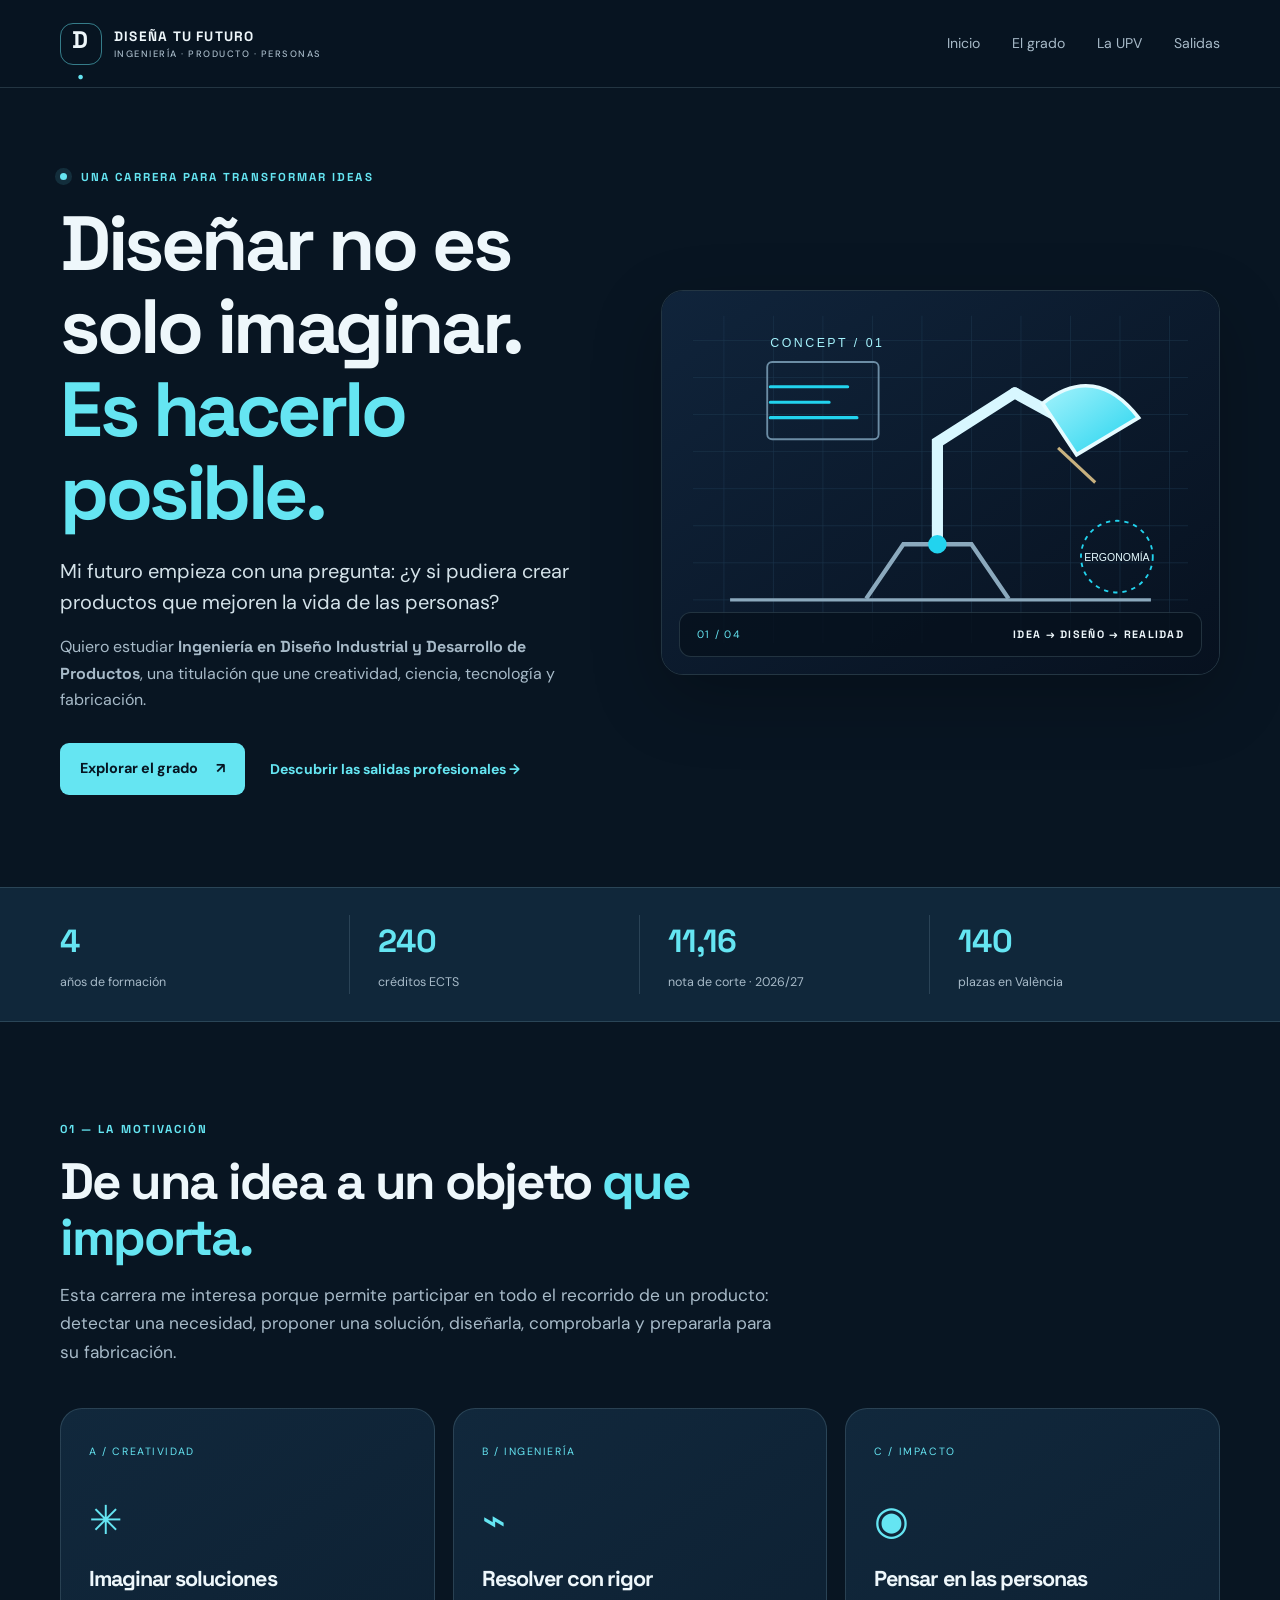
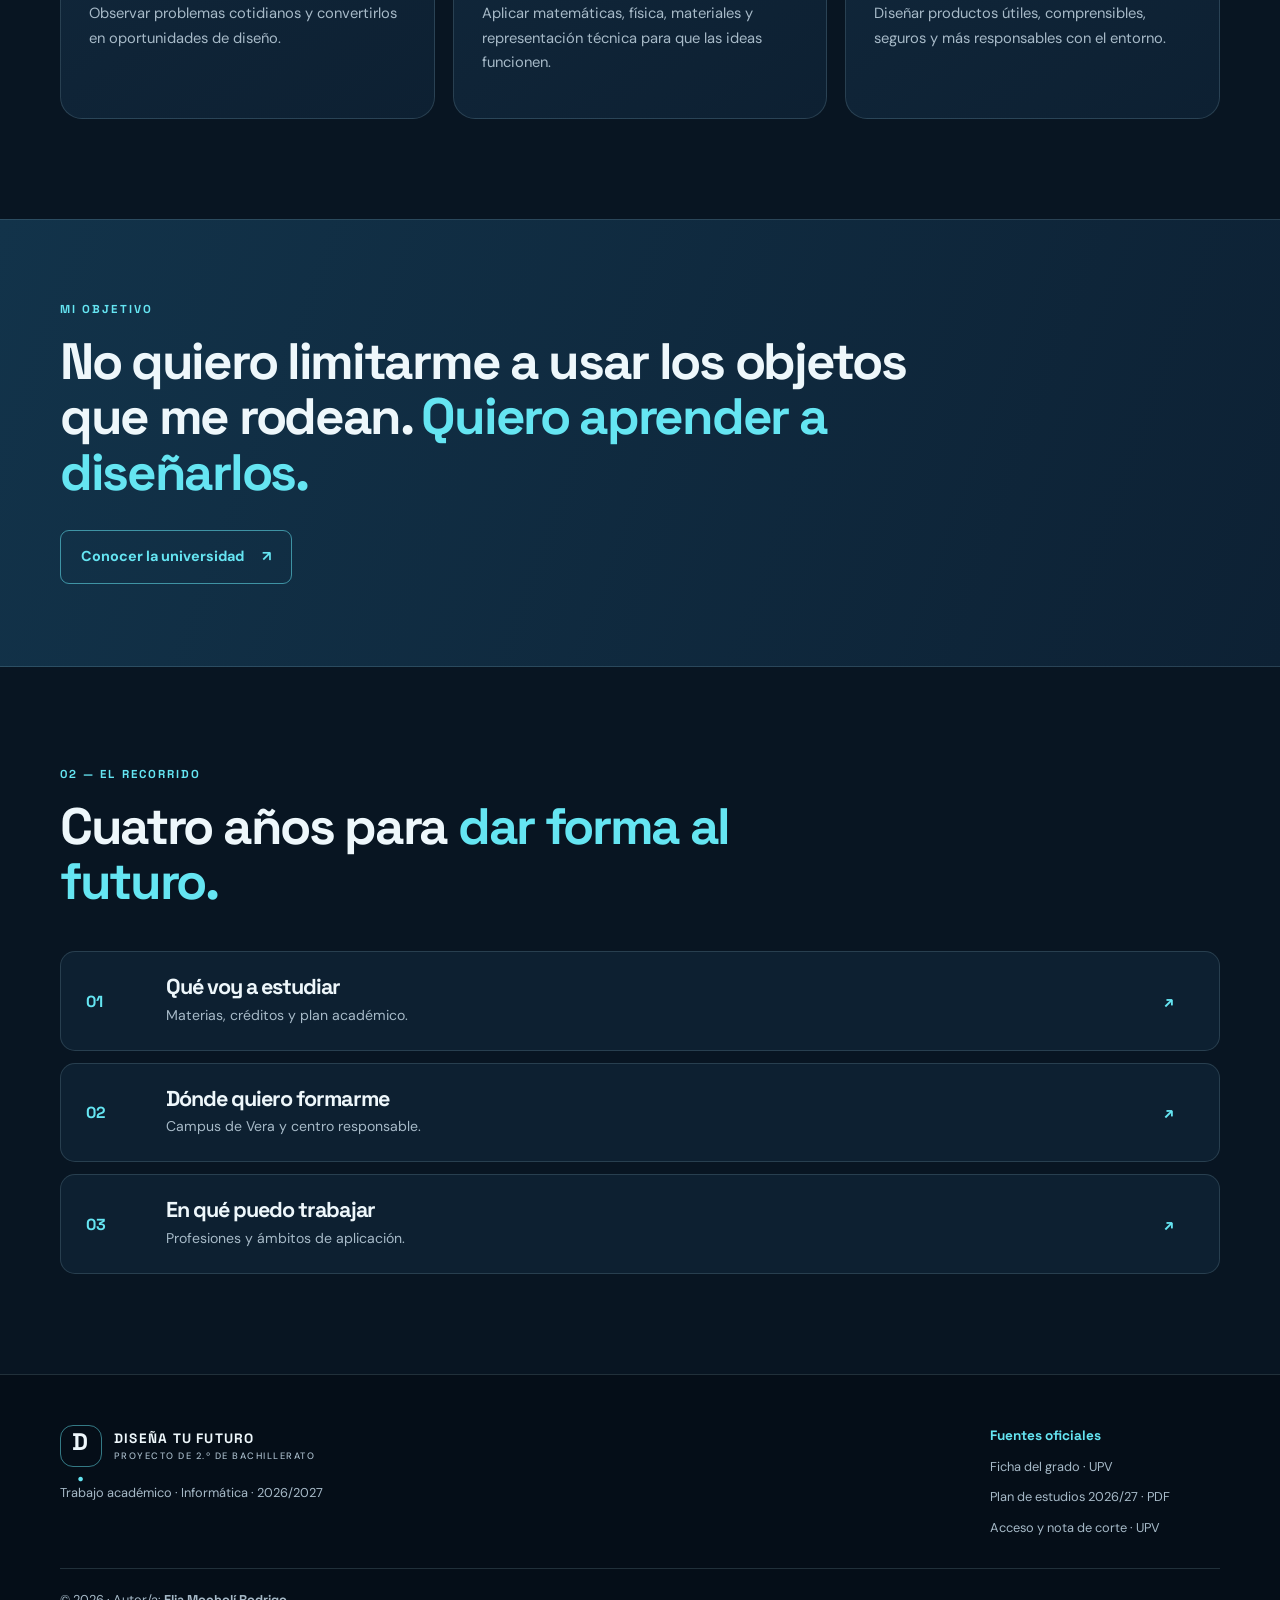
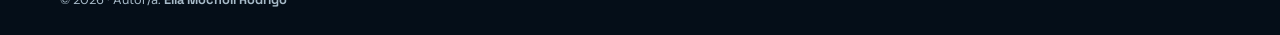
<file: index.html>
<!doctype html>
<html lang="es">
<head>
  <meta charset="utf-8">
  <meta name="viewport" content="width=device-width, initial-scale=1">
  <meta name="theme-color" content="#081522">
  <meta name="description" content="Proyecto académico sobre el Grado en Ingeniería en Diseño Industrial y Desarrollo de Productos de la UPV.">
  <title>Inicio | Diseña tu futuro</title>
  <link rel="preconnect" href="https://fonts.googleapis.com">
  <link rel="preconnect" href="https://fonts.gstatic.com" crossorigin>
  <link href="https://fonts.googleapis.com/css2?family=DM+Sans:wght@400;500;600;700&family=Space+Grotesk:wght@400;500;600;700&display=swap" rel="stylesheet">
  <link rel="stylesheet" href="style.css">
</head>
<body>
<a class="skip-link" href="#contenido">Saltar al contenido</a>
<header class="site-header"><a class="brand" href="index.html" aria-label="Diseña tu futuro, inicio"><span class="brand-mark">D<span>.</span></span><span>DISEÑA TU FUTURO<small>INGENIERÍA · PRODUCTO · PERSONAS</small></span></a>
<input class="menu-check" type="checkbox" id="menu-toggle" aria-label="Mostrar navegación">
<label class="menu-toggle" for="menu-toggle" aria-label="Abrir o cerrar menú">☰</label>
<nav id="main-nav" class="nav-links" aria-label="Navegación principal">
<a href="index.html">Inicio</a><a href="estudios.html">El grado</a><a href="centro.html">La UPV</a><a href="salidas.html">Salidas</a>
</nav></header>
<main id="contenido">
<section class="hero container">
 <div class="hero-copy"><p class="eyebrow"><span class="pulse"></span> UNA CARRERA PARA TRANSFORMAR IDEAS</p>
  <h1>Diseñar no es solo imaginar.<br><em>Es hacerlo posible.</em></h1>
  <p class="lead">Mi futuro empieza con una pregunta: ¿y si pudiera crear productos que mejoren la vida de las personas?</p>
  <p>Quiero estudiar <strong>Ingeniería en Diseño Industrial y Desarrollo de Productos</strong>, una titulación que une creatividad, ciencia, tecnología y fabricación.</p>
  <div class="hero-actions"><a class="button button-primary" href="estudios.html">Explorar el grado <span>↗</span></a><a class="text-link" href="salidas.html">Descubrir las salidas profesionales →</a></div>
 </div>
 <div class="hero-visual"><img src="img/portada.svg" alt="Ilustración técnica de una lámpara conceptual diseñada sobre un plano"><div class="visual-tag"><span>01 / 04</span><strong>IDEA → DISEÑO → REALIDAD</strong></div></div>
</section>
<section class="stats-band"><div class="container stats-grid"><div><strong>4</strong><span>años de formación</span></div><div><strong>240</strong><span>créditos ECTS</span></div><div><strong>11,16</strong><span>nota de corte · 2026/27</span></div><div><strong>140</strong><span>plazas en València</span></div></div></section>
<section class="section container"><div class="section-heading"><p class="eyebrow">01 — LA MOTIVACIÓN</p><h2>De una idea a un objeto <em>que importa.</em></h2><p class="section-intro">Esta carrera me interesa porque permite participar en todo el recorrido de un producto: detectar una necesidad, proponer una solución, diseñarla, comprobarla y prepararla para su fabricación.</p></div>
 <div class="feature-grid"><article class="feature-card"><span class="card-index">A / CREATIVIDAD</span><div class="feature-icon">✳</div><h3>Imaginar soluciones</h3><p>Observar problemas cotidianos y convertirlos en oportunidades de diseño.</p></article><article class="feature-card"><span class="card-index">B / INGENIERÍA</span><div class="feature-icon">⌁</div><h3>Resolver con rigor</h3><p>Aplicar matemáticas, física, materiales y representación técnica para que las ideas funcionen.</p></article><article class="feature-card"><span class="card-index">C / IMPACTO</span><div class="feature-icon">◉</div><h3>Pensar en las personas</h3><p>Diseñar productos útiles, comprensibles, seguros y más responsables con el entorno.</p></article></div>
</section>
<section class="quote-section"><div class="container quote-inner"><p class="eyebrow">MI OBJETIVO</p><h2>No quiero limitarme a usar los objetos que me rodean. <em>Quiero aprender a diseñarlos.</em></h2><a class="button button-outline" href="centro.html">Conocer la universidad <span>↗</span></a></div></section>
<section class="section container"><div class="section-heading"><p class="eyebrow">02 — EL RECORRIDO</p><h2>Cuatro años para <em>dar forma al futuro.</em></h2></div><div class="path-grid"><a href="estudios.html" class="path-card"><span>01</span><div><h3>Qué voy a estudiar</h3><p>Materias, créditos y plan académico.</p></div><b>↗</b></a><a href="centro.html" class="path-card"><span>02</span><div><h3>Dónde quiero formarme</h3><p>Campus de Vera y centro responsable.</p></div><b>↗</b></a><a href="salidas.html" class="path-card"><span>03</span><div><h3>En qué puedo trabajar</h3><p>Profesiones y ámbitos de aplicación.</p></div><b>↗</b></a></div></section>
</main><footer class="site-footer"><div><a class="brand footer-brand" href="index.html"><span class="brand-mark">D<span>.</span></span><span>DISEÑA TU FUTURO<small>PROYECTO DE 2.º DE BACHILLERATO</small></span></a><p>Trabajo académico · Informática · 2026/2027</p></div><div class="footer-links"><strong>Fuentes oficiales</strong><a href="https://www.upv.es/titulaciones/GIDIDP/" target="_blank" rel="noopener">Ficha del grado · UPV</a><a href="https://www.upv.es/entidades/etsiadi/wp-content/uploads/2026/05/142-GIDIDP.pdf" target="_blank" rel="noopener">Plan de estudios 2026/27 · PDF</a><a href="https://www.upv.es/entidades/etsit/acceso-a-la-universidad/" target="_blank" rel="noopener">Acceso y nota de corte · UPV</a></div><p class="copyright">© <span data-year>2026</span> · Autor/a: <strong>Elia Mocholí Rodrigo</strong></p></footer>
</body></html>
</file>
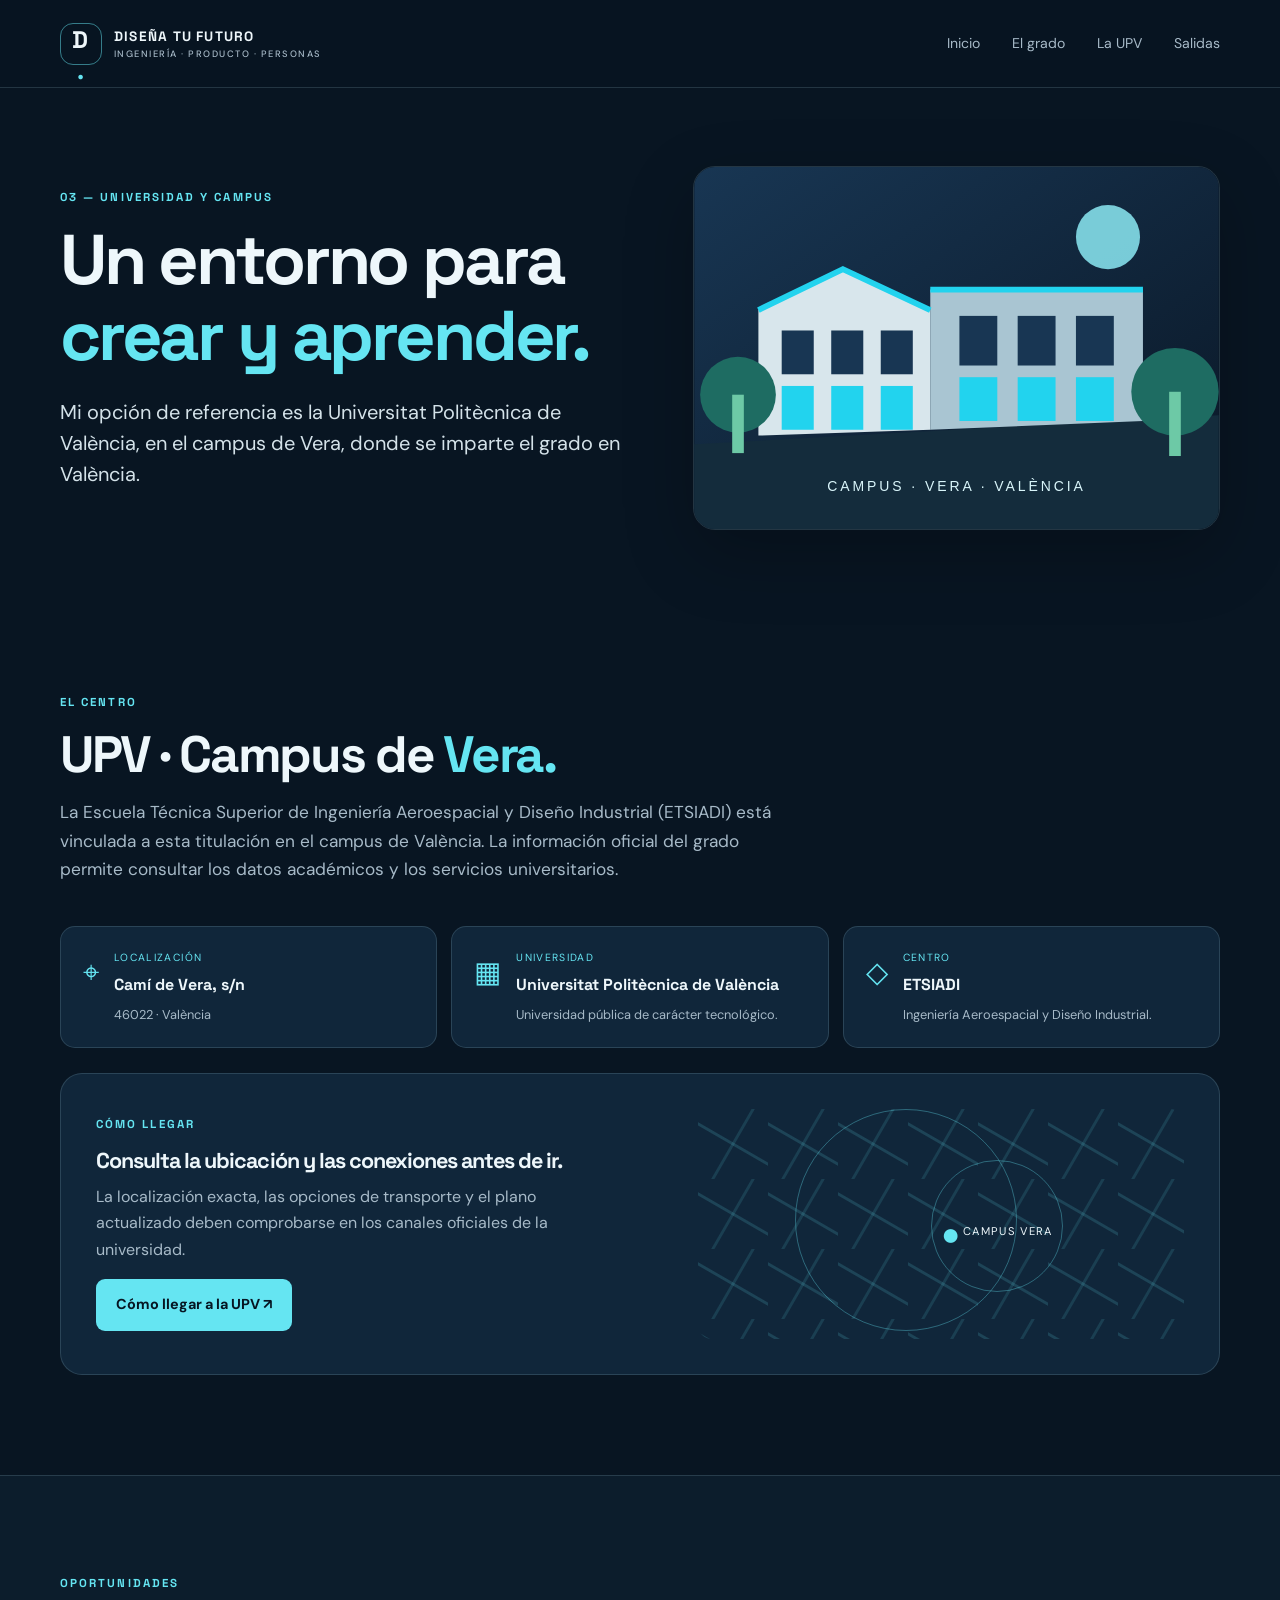
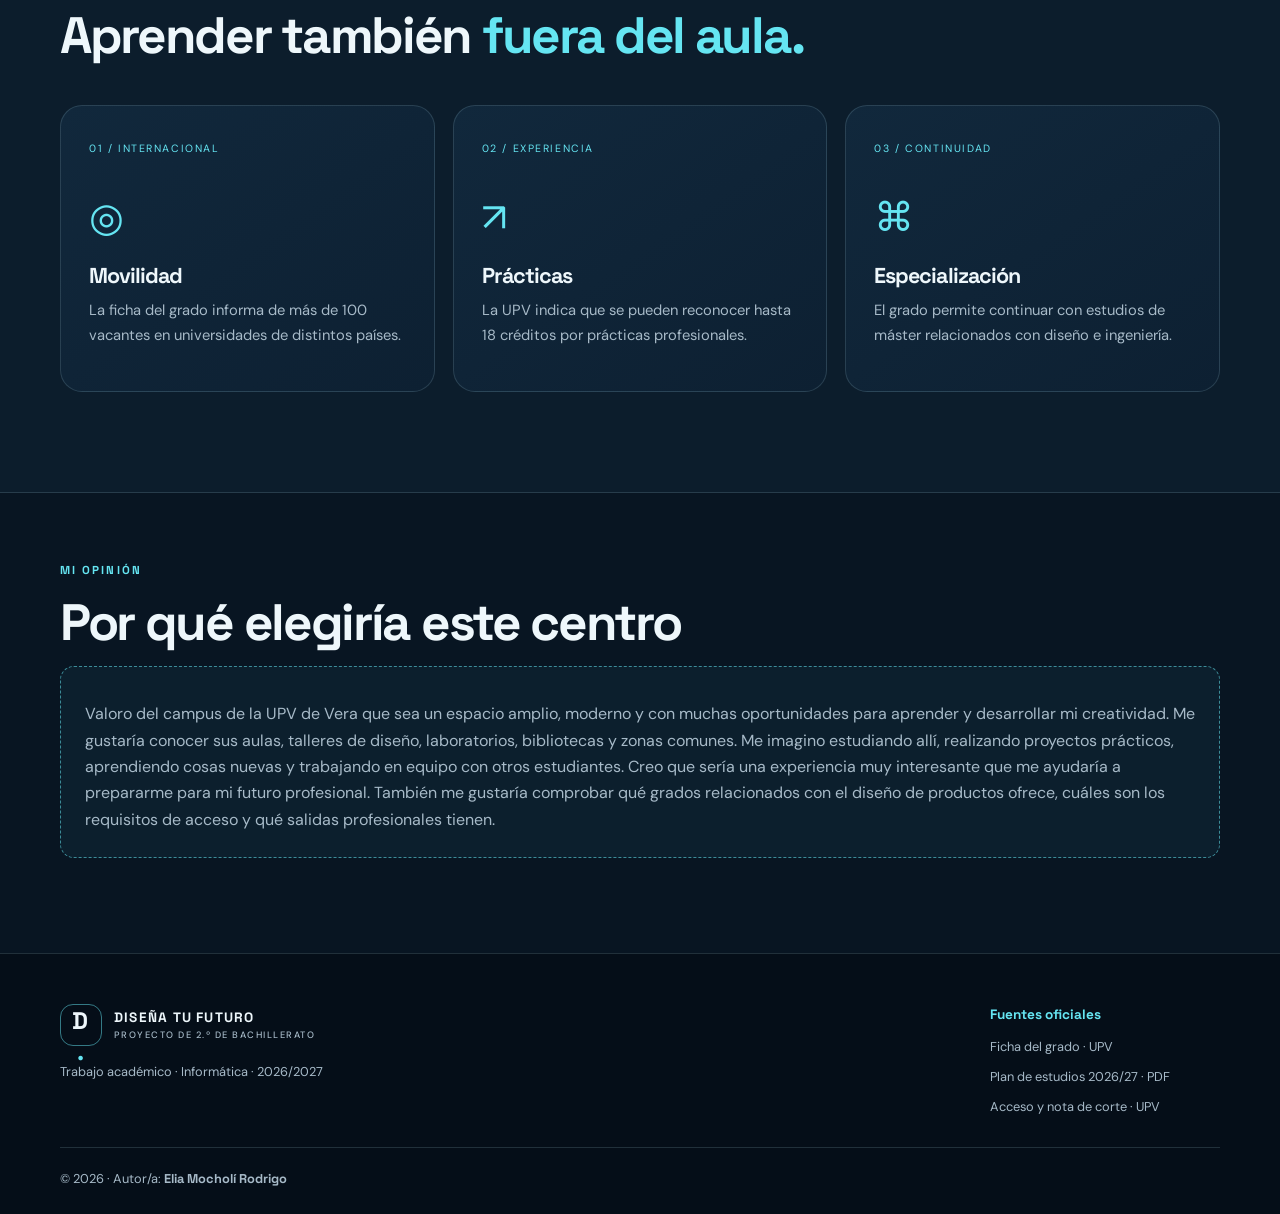
<file: centro.html>
<!doctype html>
<html lang="es">
<head>
  <meta charset="utf-8">
  <meta name="viewport" content="width=device-width, initial-scale=1">
  <meta name="theme-color" content="#081522">
  <meta name="description" content="Proyecto académico sobre el Grado en Ingeniería en Diseño Industrial y Desarrollo de Productos de la UPV.">
  <title>La UPV | Diseña tu futuro</title>
  <link rel="preconnect" href="https://fonts.googleapis.com">
  <link rel="preconnect" href="https://fonts.gstatic.com" crossorigin>
  <link href="https://fonts.googleapis.com/css2?family=DM+Sans:wght@400;500;600;700&family=Space+Grotesk:wght@400;500;600;700&display=swap" rel="stylesheet">
  <link rel="stylesheet" href="style.css">
</head>
<body><a class="skip-link" href="#contenido">Saltar al contenido</a><header class="site-header"><a class="brand" href="index.html" aria-label="Diseña tu futuro, inicio"><span class="brand-mark">D<span>.</span></span><span>DISEÑA TU FUTURO<small>INGENIERÍA · PRODUCTO · PERSONAS</small></span></a>
<input class="menu-check" type="checkbox" id="menu-toggle" aria-label="Mostrar navegación">
<label class="menu-toggle" for="menu-toggle" aria-label="Abrir o cerrar menú">☰</label>
<nav id="main-nav" class="nav-links" aria-label="Navegación principal">
<a href="index.html">Inicio</a><a href="estudios.html">El grado</a><a href="centro.html">La UPV</a><a href="salidas.html">Salidas</a>
</nav></header>
<main id="contenido">
<section class="page-hero container"><div><p class="eyebrow">03 — UNIVERSIDAD Y CAMPUS</p><h1>Un entorno para<br><em>crear y aprender.</em></h1><p class="lead">Mi opción de referencia es la Universitat Politècnica de València, en el campus de Vera, donde se imparte el grado en València.</p></div><img src="img/centro.svg" alt="Ilustración vectorial de un edificio universitario moderno con jardines"></section>
<section class="section container"><div class="section-heading"><p class="eyebrow">EL CENTRO</p><h2>UPV · Campus de <em>Vera.</em></h2><p class="section-intro">La Escuela Técnica Superior de Ingeniería Aeroespacial y Diseño Industrial (ETSIADI) está vinculada a esta titulación en el campus de València. La información oficial del grado permite consultar los datos académicos y los servicios universitarios.</p></div>
<div class="campus-facts"><div class="fact"><span class="fact-icon">⌖</span><div><small>LOCALIZACIÓN</small><strong>Camí de Vera, s/n</strong><p>46022 · València</p></div></div><div class="fact"><span class="fact-icon">▦</span><div><small>UNIVERSIDAD</small><strong>Universitat Politècnica de València</strong><p>Universidad pública de carácter tecnológico.</p></div></div><div class="fact"><span class="fact-icon">◇</span><div><small>CENTRO</small><strong>ETSIADI</strong><p>Ingeniería Aeroespacial y Diseño Industrial.</p></div></div></div>
<div class="map-panel"><div><p class="eyebrow">CÓMO LLEGAR</p><h3>Consulta la ubicación y las conexiones antes de ir.</h3><p>La localización exacta, las opciones de transporte y el plano actualizado deben comprobarse en los canales oficiales de la universidad.</p><a class="button button-primary" href="https://www.upv.es/organizacion/la-institucion/como-llegar-upv-es.html" target="_blank" rel="noopener">Cómo llegar a la UPV ↗</a></div><div class="map-art" aria-label="Esquema decorativo del campus"><span class="map-pin">●</span><span class="map-label">CAMPUS VERA</span><i></i><b></b><em></em></div></div>
</section>
<section class="section section-muted"><div class="container"><div class="section-heading"><p class="eyebrow">OPORTUNIDADES</p><h2>Aprender también <em>fuera del aula.</em></h2></div><div class="feature-grid"><article class="feature-card"><span class="card-index">01 / INTERNACIONAL</span><div class="feature-icon">◎</div><h3>Movilidad</h3><p>La ficha del grado informa de más de 100 vacantes en universidades de distintos países.</p></article><article class="feature-card"><span class="card-index">02 / EXPERIENCIA</span><div class="feature-icon">↗</div><h3>Prácticas</h3><p>La UPV indica que se pueden reconocer hasta 18 créditos por prácticas profesionales.</p></article><article class="feature-card"><span class="card-index">03 / CONTINUIDAD</span><div class="feature-icon">⌘</div><h3>Especialización</h3><p>El grado permite continuar con estudios de máster relacionados con diseño e ingeniería.</p></article></div></div></section>
<section class="opinion-section container"><p class="eyebrow">MI OPINIÓN </p><h2>Por qué elegiría este centro</h2><div class="opinion-placeholder"><strong></strong><p>Valoro del campus de la UPV de Vera que sea un espacio amplio, moderno y con muchas oportunidades para aprender y desarrollar mi creatividad.
Me gustaría conocer sus aulas, talleres de diseño, laboratorios, bibliotecas y zonas comunes.
Me imagino estudiando allí, realizando proyectos prácticos, aprendiendo cosas nuevas y trabajando en equipo con otros estudiantes.
Creo que sería una experiencia muy interesante que me ayudaría a prepararme para mi futuro profesional.
También me gustaría comprobar qué grados relacionados con el diseño de productos ofrece, cuáles son los requisitos de acceso y qué salidas profesionales tienen.</p></div></section>
</main><footer class="site-footer"><div><a class="brand footer-brand" href="index.html"><span class="brand-mark">D<span>.</span></span><span>DISEÑA TU FUTURO<small>PROYECTO DE 2.º DE BACHILLERATO</small></span></a><p>Trabajo académico · Informática · 2026/2027</p></div><div class="footer-links"><strong>Fuentes oficiales</strong><a href="https://www.upv.es/titulaciones/GIDIDP/" target="_blank" rel="noopener">Ficha del grado · UPV</a><a href="https://www.upv.es/entidades/etsiadi/wp-content/uploads/2026/05/142-GIDIDP.pdf" target="_blank" rel="noopener">Plan de estudios 2026/27 · PDF</a><a href="https://www.upv.es/entidades/etsit/acceso-a-la-universidad/" target="_blank" rel="noopener">Acceso y nota de corte · UPV</a></div><p class="copyright">© <span data-year>2026</span> · Autor/a: <strong>Elia Mocholí Rodrigo</strong> </p></footer></body></html>
</file>
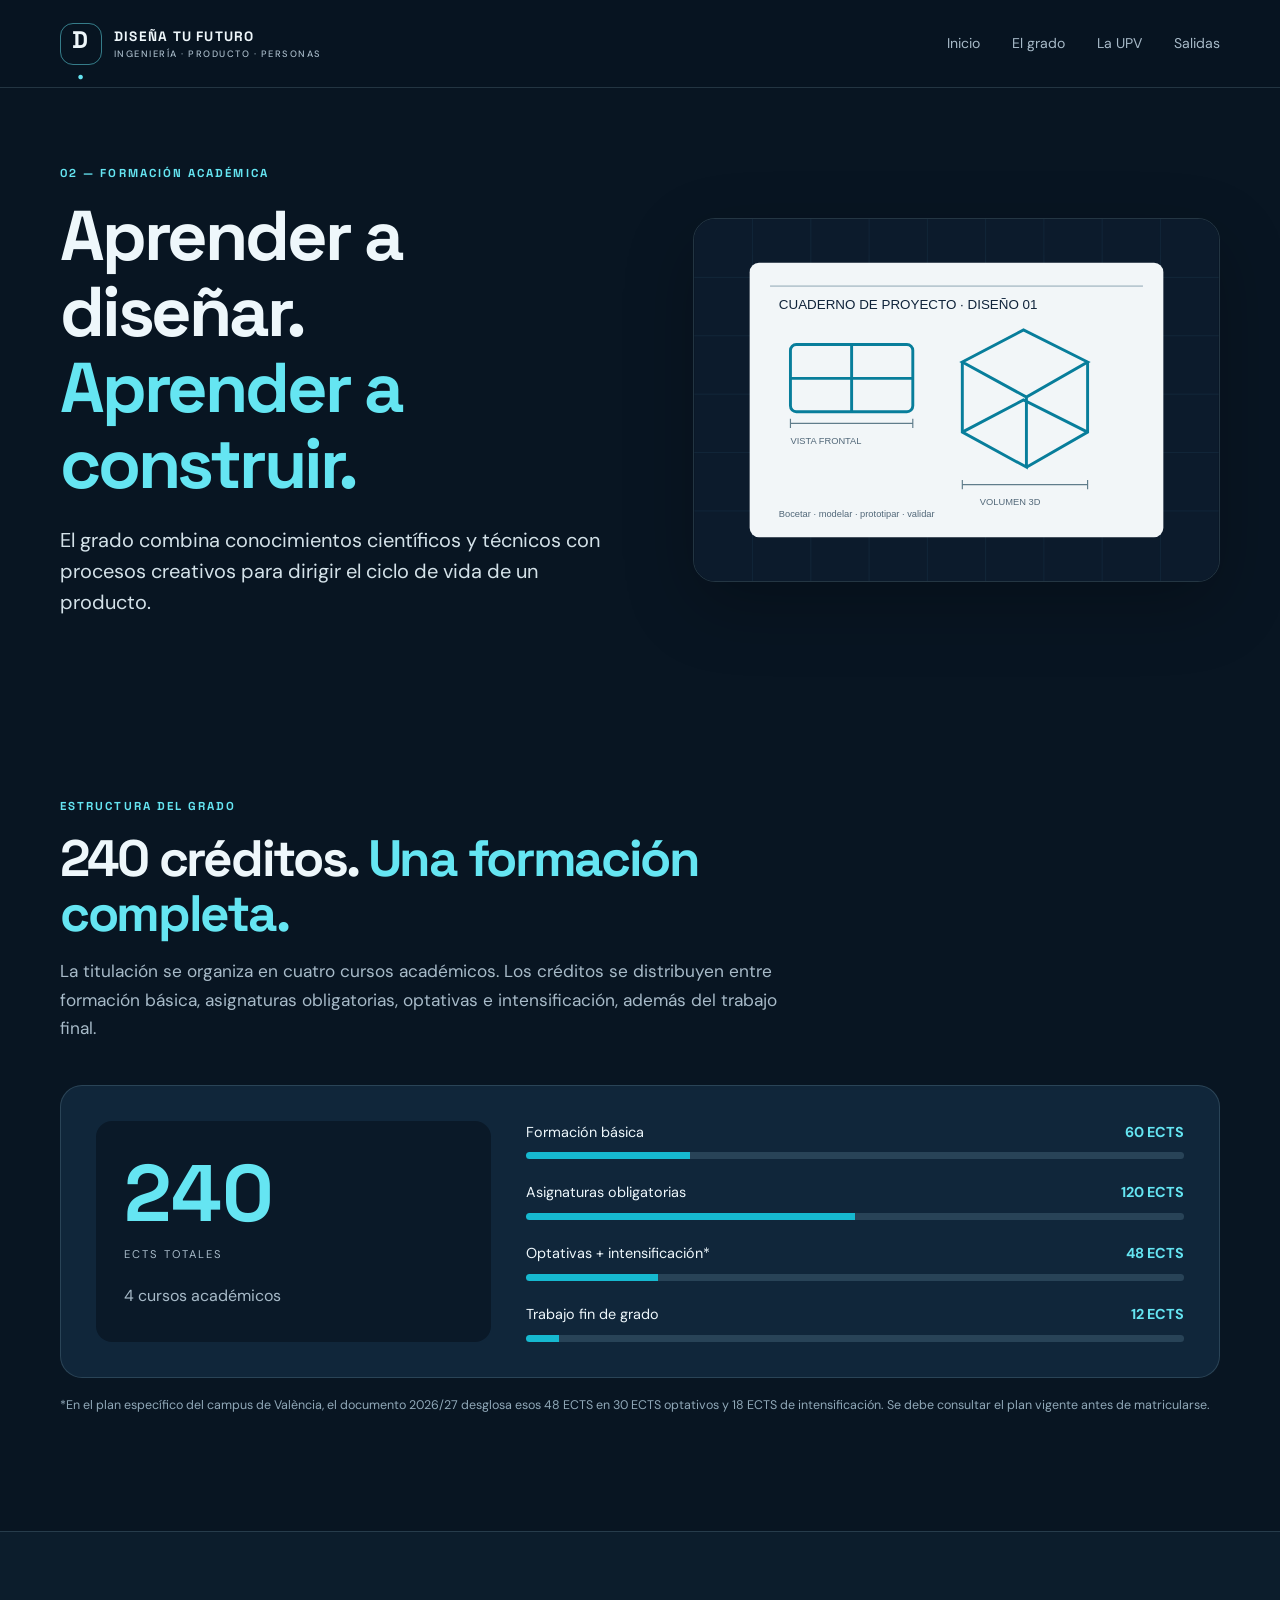
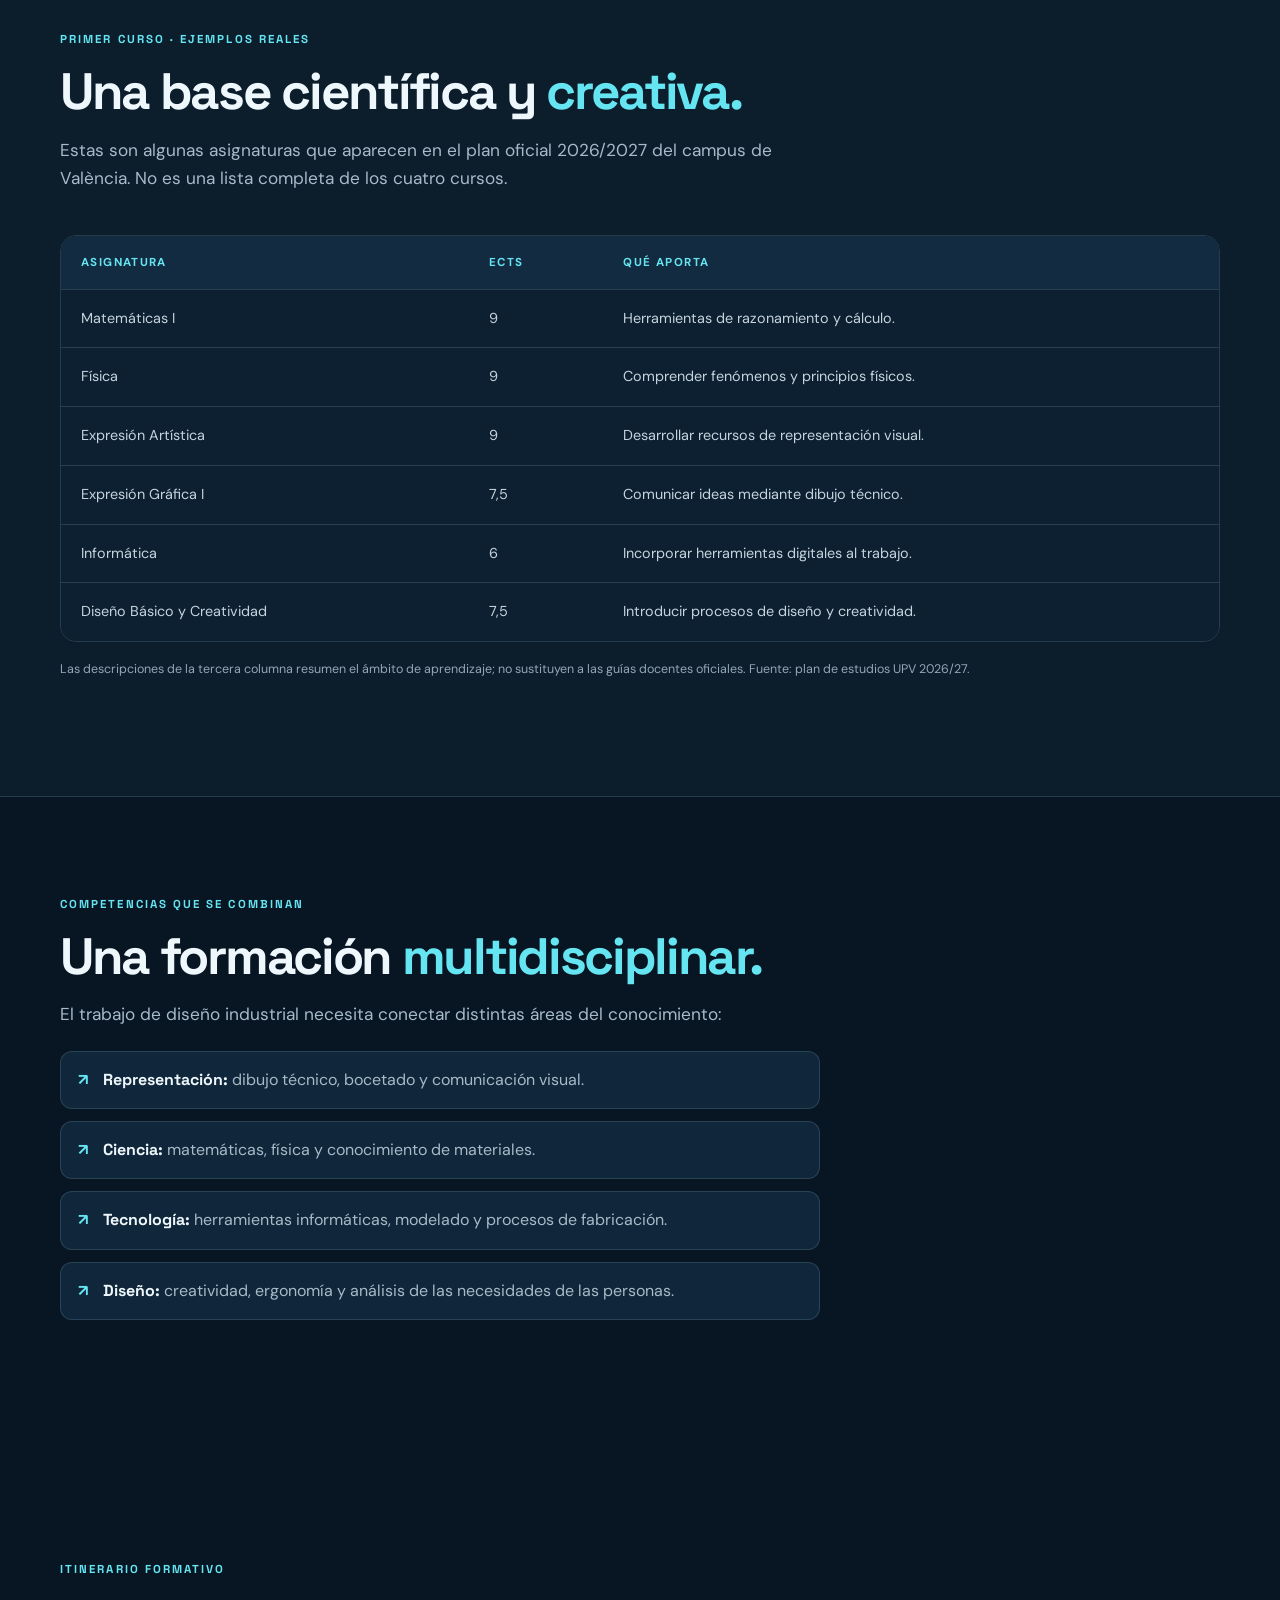
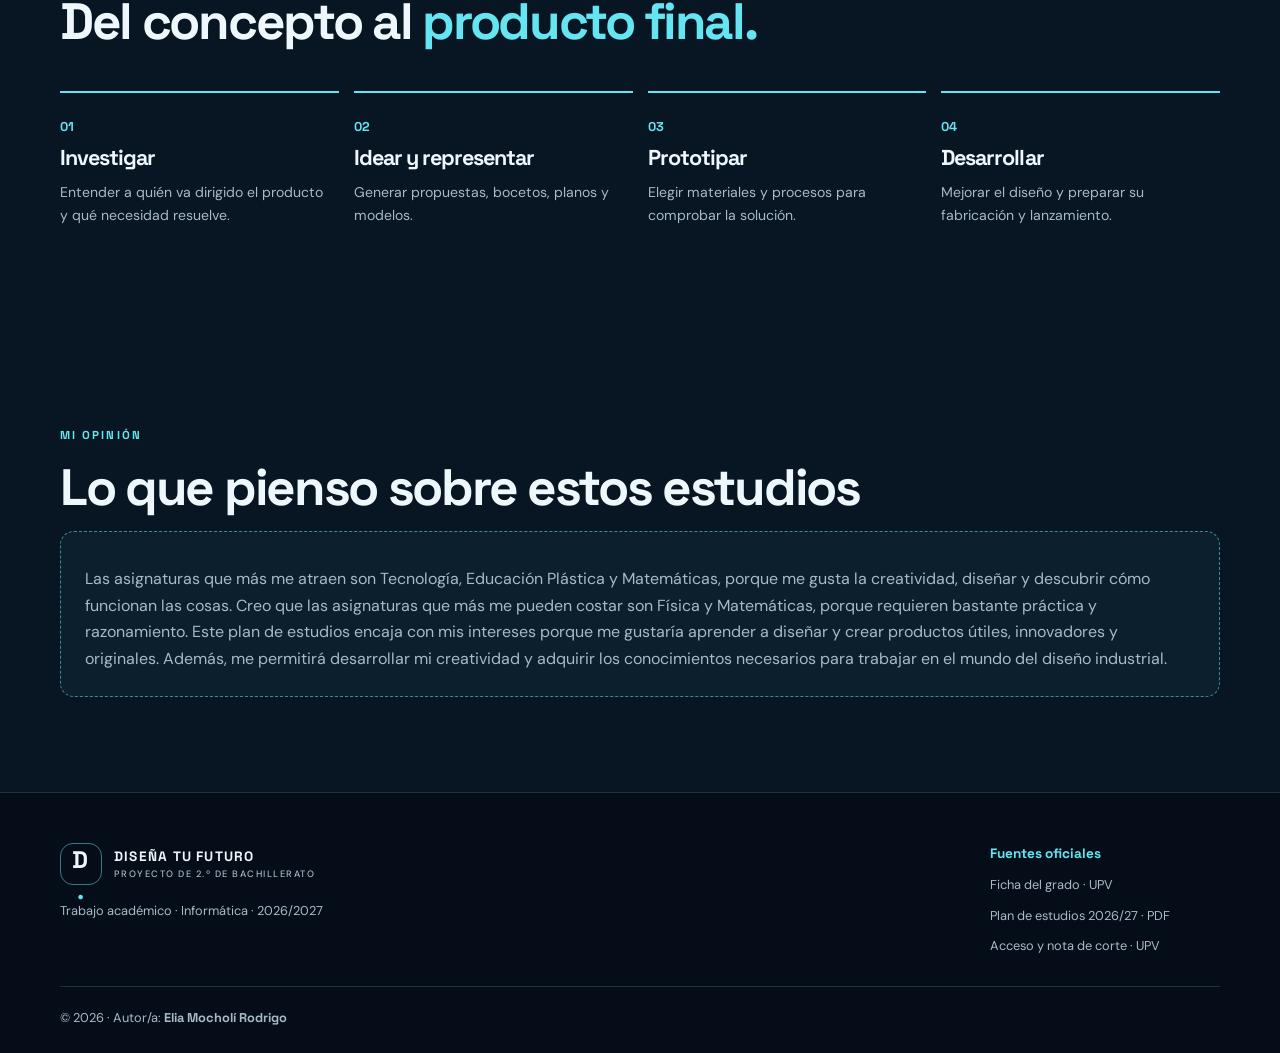
<file: estudios.html>
<!doctype html>
<html lang="es">
<head>
  <meta charset="utf-8">
  <meta name="viewport" content="width=device-width, initial-scale=1">
  <meta name="theme-color" content="#081522">
  <meta name="description" content="Proyecto académico sobre el Grado en Ingeniería en Diseño Industrial y Desarrollo de Productos de la UPV.">
  <title>El grado | Diseña tu futuro</title>
  <link rel="preconnect" href="https://fonts.googleapis.com">
  <link rel="preconnect" href="https://fonts.gstatic.com" crossorigin>
  <link href="https://fonts.googleapis.com/css2?family=DM+Sans:wght@400;500;600;700&family=Space+Grotesk:wght@400;500;600;700&display=swap" rel="stylesheet">
  <link rel="stylesheet" href="style.css">
</head>
<body><a class="skip-link" href="#contenido">Saltar al contenido</a><header class="site-header"><a class="brand" href="index.html" aria-label="Diseña tu futuro, inicio"><span class="brand-mark">D<span>.</span></span><span>DISEÑA TU FUTURO<small>INGENIERÍA · PRODUCTO · PERSONAS</small></span></a>
<input class="menu-check" type="checkbox" id="menu-toggle" aria-label="Mostrar navegación">
<label class="menu-toggle" for="menu-toggle" aria-label="Abrir o cerrar menú">☰</label>
<nav id="main-nav" class="nav-links" aria-label="Navegación principal">
<a href="index.html">Inicio</a><a href="estudios.html">El grado</a><a href="centro.html">La UPV</a><a href="salidas.html">Salidas</a>
</nav></header>
<main id="contenido">
<section class="page-hero container"><div><p class="eyebrow">02 — FORMACIÓN ACADÉMICA</p><h1>Aprender a diseñar.<br><em>Aprender a construir.</em></h1><p class="lead">El grado combina conocimientos científicos y técnicos con procesos creativos para dirigir el ciclo de vida de un producto.</p></div><img src="img/estudios.svg" alt="Cuaderno de diseño con vistas técnicas y una pieza tridimensional"></section>
<section class="section container"><div class="section-heading"><p class="eyebrow">ESTRUCTURA DEL GRADO</p><h2>240 créditos. <em>Una formación completa.</em></h2><p class="section-intro">La titulación se organiza en cuatro cursos académicos. Los créditos se distribuyen entre formación básica, asignaturas obligatorias, optativas e intensificación, además del trabajo final.</p></div>
<div class="credit-layout"><div class="credit-total"><strong>240</strong><span>ECTS TOTALES</span><p>4 cursos académicos</p></div><div class="credit-list"><div><span>Formación básica</span><b>60 ECTS</b><i class="bar-25"></i></div><div><span>Asignaturas obligatorias</span><b>120 ECTS</b><i class="bar-50"></i></div><div><span>Optativas + intensificación*</span><b>48 ECTS</b><i class="bar-20"></i></div><div><span>Trabajo fin de grado</span><b>12 ECTS</b><i class="bar-5"></i></div></div></div>
<p class="small-note">*En el plan específico del campus de València, el documento 2026/27 desglosa esos 48 ECTS en 30 ECTS optativos y 18 ECTS de intensificación. Se debe consultar el plan vigente antes de matricularse.</p>
</section>
<section class="section section-muted"><div class="container"><div class="section-heading"><p class="eyebrow">PRIMER CURSO · EJEMPLOS REALES</p><h2>Una base científica y <em>creativa.</em></h2><p class="section-intro">Estas son algunas asignaturas que aparecen en el plan oficial 2026/2027 del campus de València. No es una lista completa de los cuatro cursos.</p></div>
<div class="table-wrap"><table><thead><tr><th>Asignatura</th><th>ECTS</th><th>Qué aporta</th></tr></thead><tbody>
<tr><td>Matemáticas I</td><td>9</td><td>Herramientas de razonamiento y cálculo.</td></tr><tr><td>Física</td><td>9</td><td>Comprender fenómenos y principios físicos.</td></tr><tr><td>Expresión Artística</td><td>9</td><td>Desarrollar recursos de representación visual.</td></tr><tr><td>Expresión Gráfica I</td><td>7,5</td><td>Comunicar ideas mediante dibujo técnico.</td></tr><tr><td>Informática</td><td>6</td><td>Incorporar herramientas digitales al trabajo.</td></tr><tr><td>Diseño Básico y Creatividad</td><td>7,5</td><td>Introducir procesos de diseño y creatividad.</td></tr>
</tbody></table></div><p class="small-note">Las descripciones de la tercera columna resumen el ámbito de aprendizaje; no sustituyen a las guías docentes oficiales. Fuente: plan de estudios UPV 2026/27.</p></div></section>
<section class="section container"><div class="section-heading"><p class="eyebrow">COMPETENCIAS QUE SE COMBINAN</p><h2>Una formación <em>multidisciplinar.</em></h2><p class="section-intro">El trabajo de diseño industrial necesita conectar distintas áreas del conocimiento:</p><ul class="skill-list"><li><strong>Representación:</strong> dibujo técnico, bocetado y comunicación visual.</li><li><strong>Ciencia:</strong> matemáticas, física y conocimiento de materiales.</li><li><strong>Tecnología:</strong> herramientas informáticas, modelado y procesos de fabricación.</li><li><strong>Diseño:</strong> creatividad, ergonomía y análisis de las necesidades de las personas.</li></ul></div></section>
<section class="section container"><div class="section-heading"><p class="eyebrow">ITINERARIO FORMATIVO</p><h2>Del concepto al <em>producto final.</em></h2></div><div class="steps-grid"><article><span>01</span><h3>Investigar</h3><p>Entender a quién va dirigido el producto y qué necesidad resuelve.</p></article><article><span>02</span><h3>Idear y representar</h3><p>Generar propuestas, bocetos, planos y modelos.</p></article><article><span>03</span><h3>Prototipar</h3><p>Elegir materiales y procesos para comprobar la solución.</p></article><article><span>04</span><h3>Desarrollar</h3><p>Mejorar el diseño y preparar su fabricación y lanzamiento.</p></article></div></section>
<section class="opinion-section container"><p class="eyebrow">MI OPINIÓN </p><h2>Lo que pienso sobre estos estudios</h2><div class="opinion-placeholder"><strong></strong><p>Las asignaturas que más me atraen son Tecnología, Educación Plástica y Matemáticas, porque me gusta la creatividad, diseñar y descubrir cómo funcionan las cosas. Creo que las asignaturas que más me pueden costar son Física y Matemáticas, porque requieren bastante práctica y razonamiento. Este plan de estudios encaja con mis intereses porque me gustaría aprender a diseñar y crear productos útiles, innovadores y originales. Además, me permitirá desarrollar mi creatividad y adquirir los conocimientos necesarios para trabajar en el mundo del diseño industrial.</p></div></section>
</main><footer class="site-footer"><div><a class="brand footer-brand" href="index.html"><span class="brand-mark">D<span>.</span></span><span>DISEÑA TU FUTURO<small>PROYECTO DE 2.º DE BACHILLERATO</small></span></a><p>Trabajo académico · Informática · 2026/2027</p></div><div class="footer-links"><strong>Fuentes oficiales</strong><a href="https://www.upv.es/titulaciones/GIDIDP/" target="_blank" rel="noopener">Ficha del grado · UPV</a><a href="https://www.upv.es/entidades/etsiadi/wp-content/uploads/2026/05/142-GIDIDP.pdf" target="_blank" rel="noopener">Plan de estudios 2026/27 · PDF</a><a href="https://www.upv.es/entidades/etsit/acceso-a-la-universidad/" target="_blank" rel="noopener">Acceso y nota de corte · UPV</a></div><p class="copyright">© <span data-year>2026</span> · Autor/a: <strong>Elia Mocholí Rodrigo</strong> </p></footer></body></html>
</file>
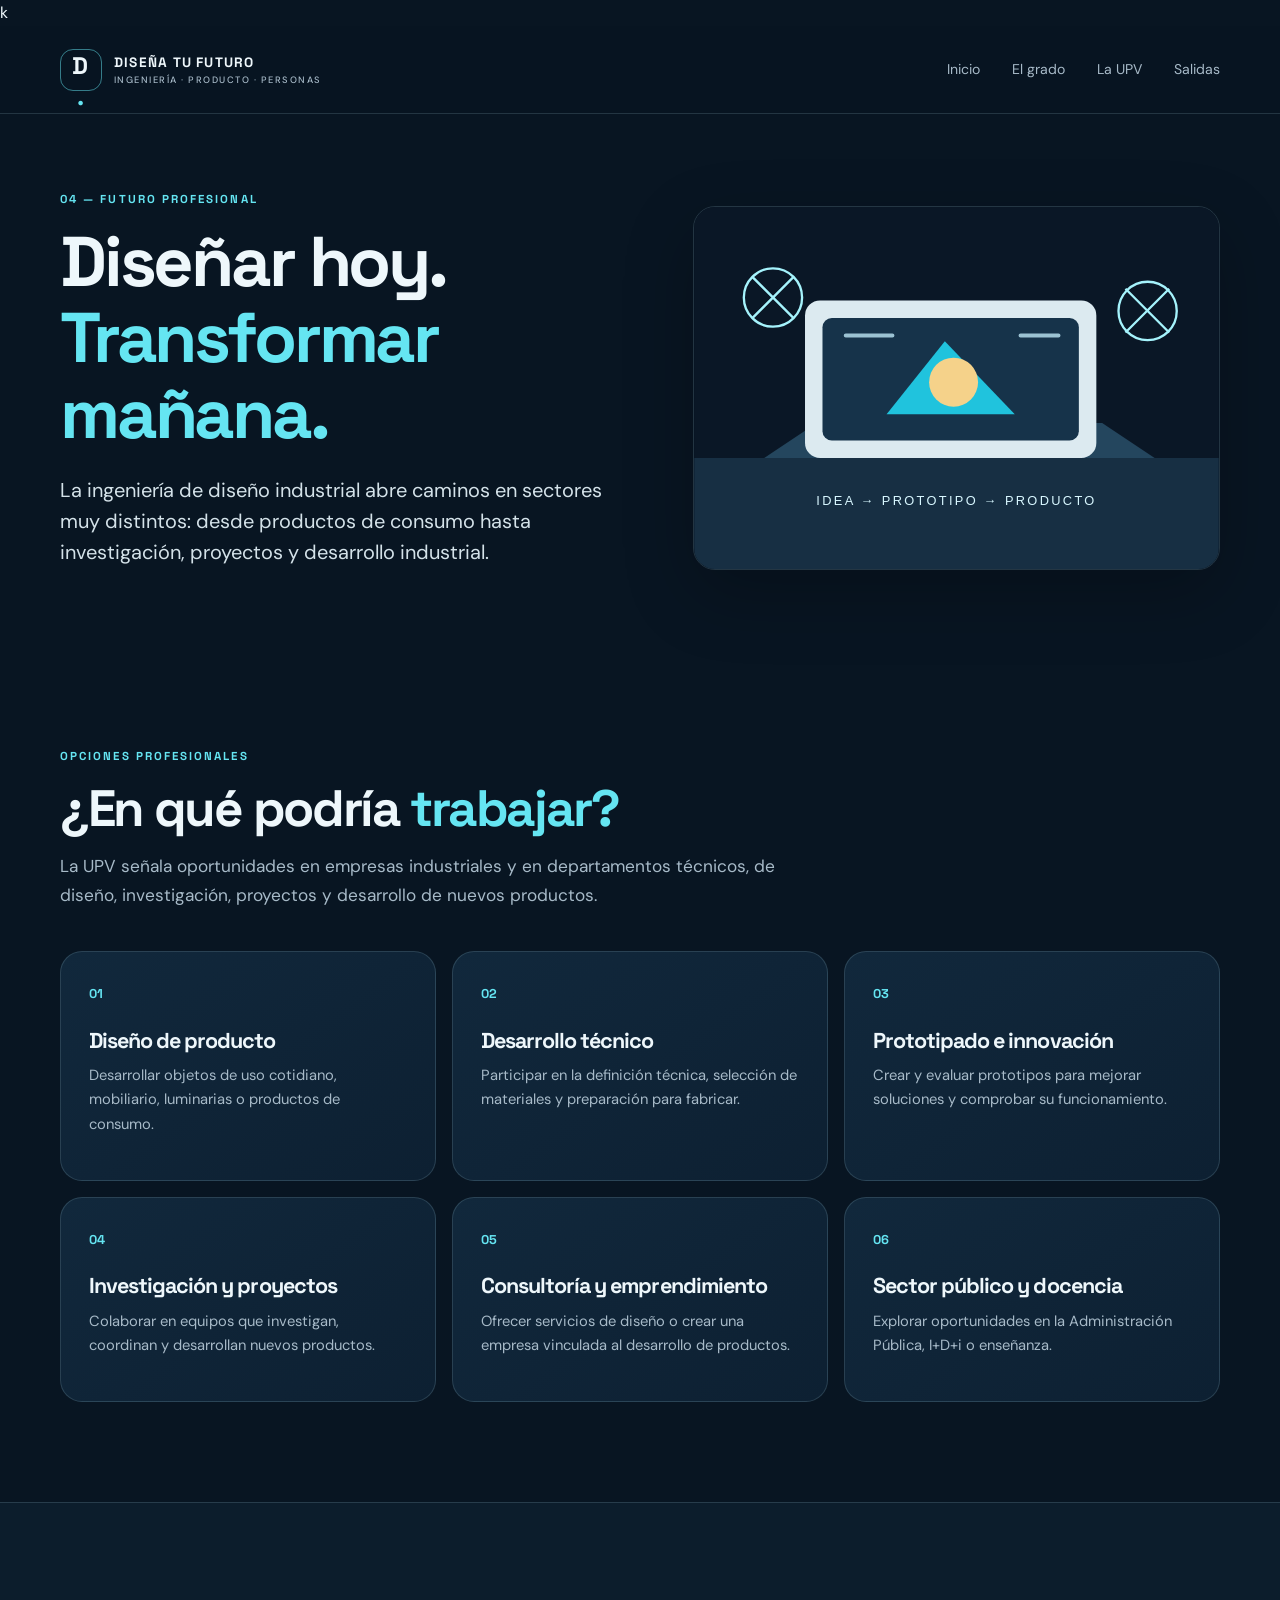
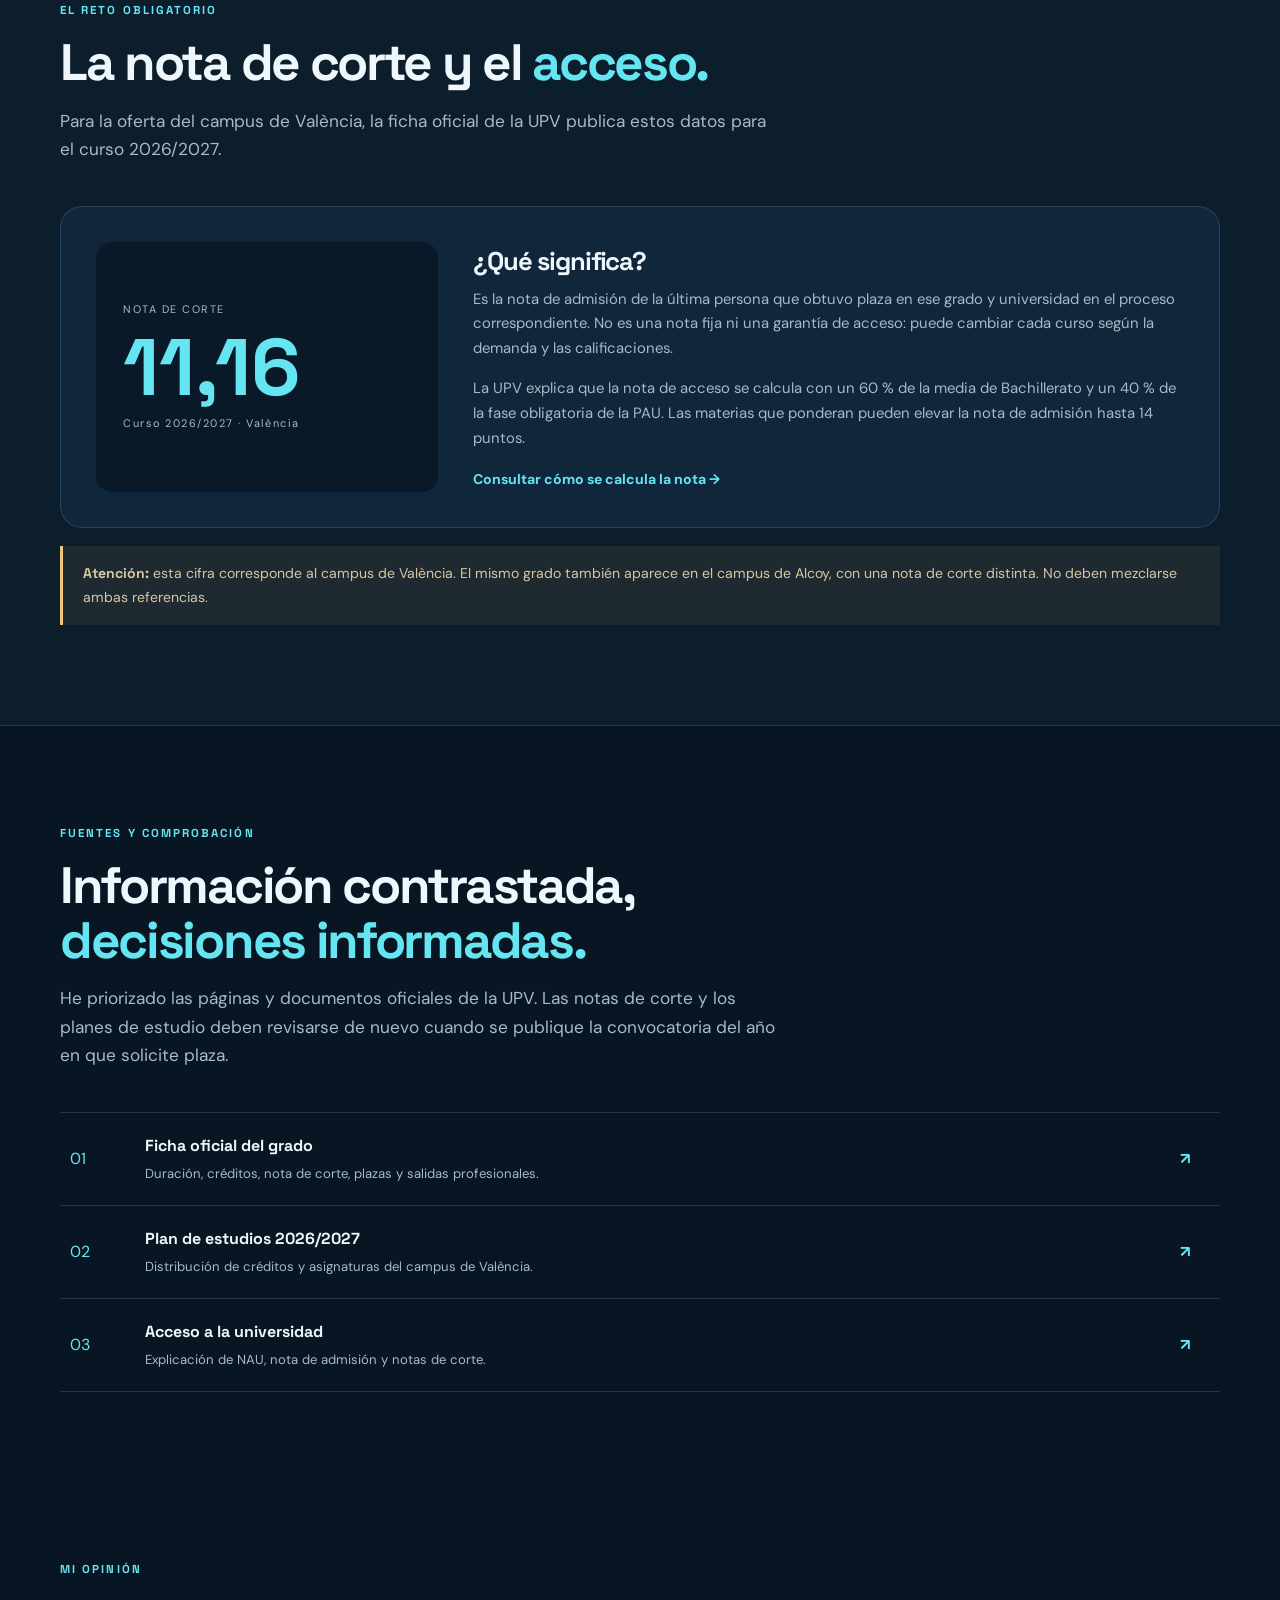
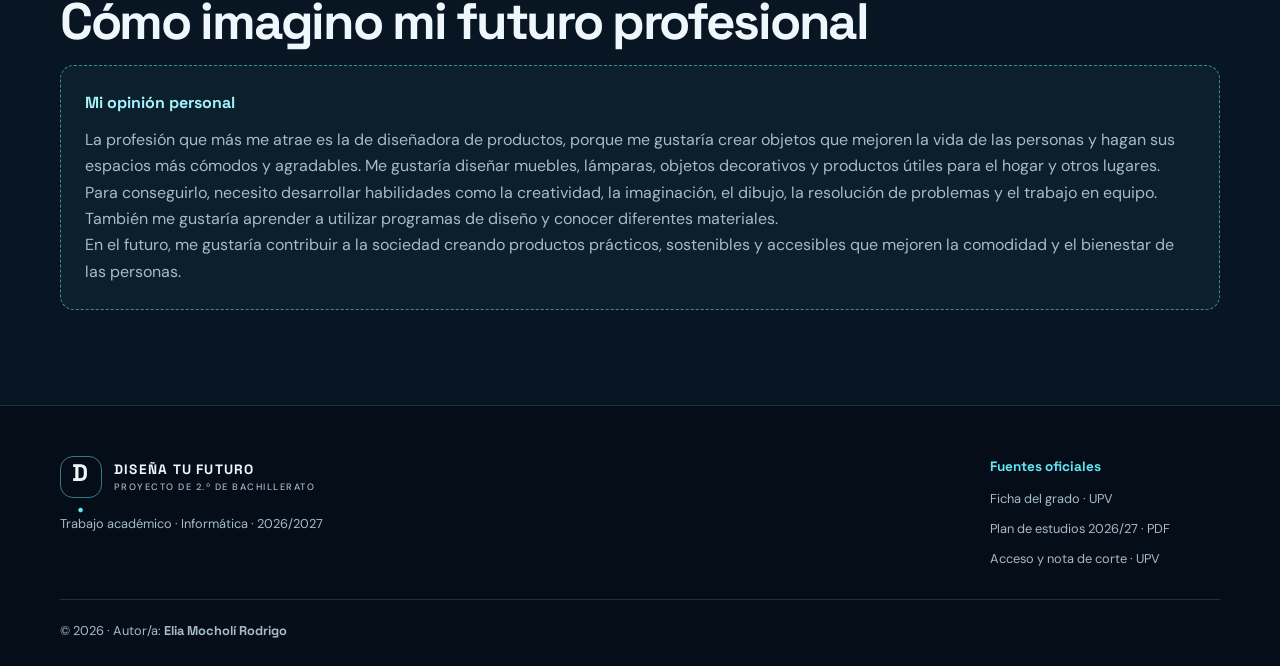
<file: salidas.html>
<!doctype html>
<html lang="es">
<head>
  <meta charset="utf-8">
  <meta name="viewport" content="width=device-width, initial-scale=1">
  <meta name="theme-color" content="#081522">
  <meta name="description" content="Proyecto académico sobre el Grado en Ingeniería en Diseño Industrial y Desarrollo de Productos de la UPV.">
  <title>Salidas profesionales | Diseña tu futuro</title>
  <link rel="preconnect" href="https://fonts.googleapis.com">
  <link rel="preconnect" href="https://fonts.gstatic.com" crossorigin>
  <link href="https://fonts.googleapis.com/css2?family=DM+Sans:wght@400;500;600;700&family=Space+Grotesk:wght@400;500;600;700&display=swap" rel="stylesheet">k
  <link rel="stylesheet" href="style.css">
</head>
<body><a class="skip-link" href="#contenido">Saltar al contenido</a><header class="site-header"><a class="brand" href="index.html" aria-label="Diseña tu futuro, inicio"><span class="brand-mark">D<span>.</span></span><span>DISEÑA TU FUTURO<small>INGENIERÍA · PRODUCTO · PERSONAS</small></span></a>
<input class="menu-check" type="checkbox" id="menu-toggle" aria-label="Mostrar navegación">
<label class="menu-toggle" for="menu-toggle" aria-label="Abrir o cerrar menú">☰</label>
<nav id="main-nav" class="nav-links" aria-label="Navegación principal">
<a href="index.html">Inicio</a><a href="estudios.html">El grado</a><a href="centro.html">La UPV</a><a href="salidas.html">Salidas</a>
</nav></header>
<main id="contenido">
<section class="page-hero container"><div><p class="eyebrow">04 — FUTURO PROFESIONAL</p><h1>Diseñar hoy.<br><em>Transformar mañana.</em></h1><p class="lead">La ingeniería de diseño industrial abre caminos en sectores muy distintos: desde productos de consumo hasta investigación, proyectos y desarrollo industrial.</p></div><img src="img/salidas.svg" alt="Prototipo de un producto representado mediante una ilustración vectorial"></section>
<section class="section container"><div class="section-heading"><p class="eyebrow">OPCIONES PROFESIONALES</p><h2>¿En qué podría <em>trabajar?</em></h2><p class="section-intro">La UPV señala oportunidades en empresas industriales y en departamentos técnicos, de diseño, investigación, proyectos y desarrollo de nuevos productos.</p></div>
<div class="career-grid"><article class="career-card"><span>01</span><h3>Diseño de producto</h3><p>Desarrollar objetos de uso cotidiano, mobiliario, luminarias o productos de consumo.</p></article><article class="career-card"><span>02</span><h3>Desarrollo técnico</h3><p>Participar en la definición técnica, selección de materiales y preparación para fabricar.</p></article><article class="career-card"><span>03</span><h3>Prototipado e innovación</h3><p>Crear y evaluar prototipos para mejorar soluciones y comprobar su funcionamiento.</p></article><article class="career-card"><span>04</span><h3>Investigación y proyectos</h3><p>Colaborar en equipos que investigan, coordinan y desarrollan nuevos productos.</p></article><article class="career-card"><span>05</span><h3>Consultoría y emprendimiento</h3><p>Ofrecer servicios de diseño o crear una empresa vinculada al desarrollo de productos.</p></article><article class="career-card"><span>06</span><h3>Sector público y docencia</h3><p>Explorar oportunidades en la Administración Pública, I+D+i o enseñanza.</p></article></div>
</section>
<section class="section section-muted"><div class="container"><div class="section-heading"><p class="eyebrow">EL RETO OBLIGATORIO</p><h2>La nota de corte y el <em>acceso.</em></h2><p class="section-intro">Para la oferta del campus de València, la ficha oficial de la UPV publica estos datos para el curso 2026/2027.</p></div>
<div class="cutoff-panel"><div class="cutoff-number"><span>NOTA DE CORTE</span><strong>11,16</strong><small>Curso 2026/2027 · València</small></div><div class="cutoff-info"><h3>¿Qué significa?</h3><p>Es la nota de admisión de la última persona que obtuvo plaza en ese grado y universidad en el proceso correspondiente. No es una nota fija ni una garantía de acceso: puede cambiar cada curso según la demanda y las calificaciones.</p><p>La UPV explica que la nota de acceso se calcula con un 60 % de la media de Bachillerato y un 40 % de la fase obligatoria de la PAU. Las materias que ponderan pueden elevar la nota de admisión hasta 14 puntos.</p><a class="text-link" href="https://www.upv.es/entidades/etsit/acceso-a-la-universidad/" target="_blank" rel="noopener">Consultar cómo se calcula la nota →</a></div></div>
<div class="notice"><strong>Atención:</strong> esta cifra corresponde al campus de València. El mismo grado también aparece en el campus de Alcoy, con una nota de corte distinta. No deben mezclarse ambas referencias.</div>
</div></section>
<section class="section container"><div class="section-heading"><p class="eyebrow">FUENTES Y COMPROBACIÓN</p><h2>Información contrastada, <em>decisiones informadas.</em></h2><p class="section-intro">He priorizado las páginas y documentos oficiales de la UPV. Las notas de corte y los planes de estudio deben revisarse de nuevo cuando se publique la convocatoria del año en que solicite plaza.</p></div><div class="source-list"><a href="https://www.upv.es/titulaciones/GIDIDP/" target="_blank" rel="noopener"><span>01</span><div><strong>Ficha oficial del grado</strong><small>Duración, créditos, nota de corte, plazas y salidas profesionales.</small></div><b>↗</b></a><a href="https://www.upv.es/entidades/etsiadi/wp-content/uploads/2026/05/142-GIDIDP.pdf" target="_blank" rel="noopener"><span>02</span><div><strong>Plan de estudios 2026/2027</strong><small>Distribución de créditos y asignaturas del campus de València.</small></div><b>↗</b></a><a href="https://www.upv.es/entidades/etsit/acceso-a-la-universidad/" target="_blank" rel="noopener"><span>03</span><div><strong>Acceso a la universidad</strong><small>Explicación de NAU, nota de admisión y notas de corte.</small></div><b>↗</b></a></div></section>
<section class="opinion-section container"><p class="eyebrow">MI OPINIÓN</p><h2>Cómo imagino mi futuro profesional</h2><div class="opinion-placeholder"><strong>Mi opinión personal</strong><p> La profesión que más me atrae es la de diseñadora de productos, porque me gustaría crear objetos que mejoren la vida de las personas y hagan sus espacios más cómodos y agradables. Me gustaría diseñar muebles, lámparas, objetos decorativos y productos útiles para el hogar y otros lugares.<br>
Para conseguirlo, necesito desarrollar habilidades como la creatividad, la imaginación, el dibujo, la resolución de problemas y el trabajo en equipo.<br>
También me gustaría aprender a utilizar programas de diseño y conocer diferentes materiales.<br>
En el futuro, me gustaría contribuir a la sociedad creando productos prácticos, sostenibles y accesibles que mejoren la comodidad y el bienestar de las personas.           </p></div></section>
</main><footer class="site-footer"><div><a class="brand footer-brand" href="index.html"><span class="brand-mark">D<span>.</span></span><span>DISEÑA TU FUTURO<small>PROYECTO DE 2.º DE BACHILLERATO</small></span></a><p>Trabajo académico · Informática · 2026/2027</p></div><div class="footer-links"><strong>Fuentes oficiales</strong><a href="https://www.upv.es/titulaciones/GIDIDP/" target="_blank" rel="noopener">Ficha del grado · UPV</a><a href="https://www.upv.es/entidades/etsiadi/wp-content/uploads/2026/05/142-GIDIDP.pdf" target="_blank" rel="noopener">Plan de estudios 2026/27 · PDF</a><a href="https://www.upv.es/entidades/etsit/acceso-a-la-universidad/" target="_blank" rel="noopener">Acceso y nota de corte · UPV</a></div><p class="copyright">© <span data-year>2026</span> · Autor/a: <strong>Elia Mocholí Rodrigo</strong> </p></footer></body></html>
</file>
<file: style.css>
:root{--bg:#081522;--panel:#102337;--panel2:#132b40;--ink:#eef7fb;--muted:#a7bac8;--cyan:#65e5f2;--cyan2:#16b9d0;--line:rgba(180,220,235,.16);--white:#f4f8fa;--dark:#081522;--radius:22px;--shadow:0 24px 70px rgba(0,0,0,.24)}
*{box-sizing:border-box}html{scroll-behavior:smooth}body{margin:0;background:var(--bg);color:var(--ink);font-family:"DM Sans",Arial,sans-serif;line-height:1.65}a{color:inherit;text-decoration:none}img{display:block;max-width:100%}p{color:var(--muted);margin:0 0 1rem}h1,h2,h3,strong{font-family:"Space Grotesk","DM Sans",sans-serif}h1,h2,h3{line-height:1.08;letter-spacing:-.045em}h1{font-size:clamp(3rem,6vw,5.8rem);margin:.4rem 0 1.4rem}h2{font-size:clamp(2.1rem,4vw,3.6rem);margin:.45rem 0 1rem}h3{font-size:1.35rem;margin:.4rem 0 .7rem}em{font-style:normal;color:var(--cyan)}.container{width:min(1160px,calc(100% - 48px));margin-inline:auto}.skip-link{position:absolute;left:-999px;top:10px;background:var(--cyan);color:var(--dark);padding:10px;z-index:100}.skip-link:focus{left:10px}
.site-header{height:88px;padding:0 max(24px,calc((100% - 1160px)/2));display:flex;align-items:center;justify-content:space-between;border-bottom:1px solid var(--line);background:rgba(8,21,34,.92);backdrop-filter:blur(18px);position:sticky;top:0;z-index:20}.brand{display:flex;align-items:center;gap:12px;font:700 .85rem "Space Grotesk";letter-spacing:.09em}.brand small{display:block;font:500 .58rem "DM Sans";letter-spacing:.16em;color:var(--muted);margin-top:3px}.brand-mark{width:42px;height:42px;border:1px solid rgba(101,229,242,.5);display:grid;place-items:center;border-radius:13px;font:700 1.5rem "Space Grotesk";color:var(--ink)}.brand-mark span{color:var(--cyan)}.nav-links{display:flex;align-items:center;gap:32px}.nav-links a{font-size:.88rem;color:var(--muted);transition:.2s}.nav-links a:hover,.nav-links a.active{color:var(--cyan)}.menu-toggle{display:none;background:none;color:var(--ink);border:1px solid var(--line);border-radius:10px;padding:8px 12px;font-size:1.2rem;cursor:pointer}.menu-check{position:absolute;width:1px;height:1px;opacity:0;pointer-events:none}
.hero{display:grid;grid-template-columns:1fr 1.03fr;align-items:center;gap:58px;padding-block:82px 92px;min-height:610px}.eyebrow{font:700 .72rem "Space Grotesk";letter-spacing:.18em;color:var(--cyan);text-transform:uppercase;margin:0 0 18px}.pulse{display:inline-block;width:7px;height:7px;background:var(--cyan);border-radius:50%;margin:0 9px 1px 0;box-shadow:0 0 0 5px rgba(101,229,242,.12)}.lead{font-size:1.25rem;line-height:1.55;color:#d4e2e9;max-width:620px}.hero-copy>p:not(.eyebrow):not(.lead){max-width:550px}.hero-visual{position:relative}.hero-visual img,.page-hero img{width:100%;border-radius:var(--radius);box-shadow:var(--shadow);border:1px solid var(--line)}.visual-tag{position:absolute;bottom:18px;left:18px;right:18px;display:flex;justify-content:space-between;background:rgba(7,17,29,.83);padding:13px 17px;border:1px solid var(--line);border-radius:12px;font-size:.67rem;letter-spacing:.12em}.visual-tag span{color:var(--cyan)}.hero-actions{display:flex;align-items:center;gap:25px;flex-wrap:wrap;margin-top:30px}.button{display:inline-flex;align-items:center;justify-content:center;gap:18px;padding:14px 20px;border-radius:9px;font-weight:700;font-size:.9rem;transition:transform .2s,background .2s}.button:hover{transform:translateY(-3px)}.button-primary{background:var(--cyan);color:#061522}.button-primary:hover{background:#a0f5fb}.button-outline{border:1px solid rgba(101,229,242,.55);color:var(--cyan)}.text-link{font-size:.88rem;font-weight:700;color:var(--cyan)}.stats-band{background:#10273a;border-block:1px solid var(--line)}.stats-grid{display:grid;grid-template-columns:repeat(4,1fr);padding-block:27px}.stats-grid div{padding:0 28px;border-right:1px solid var(--line)}.stats-grid div:first-child{padding-left:0}.stats-grid div:last-child{border:0}.stats-grid strong{display:block;font-size:2rem;color:var(--cyan)}.stats-grid span{font-size:.78rem;color:var(--muted)}
.section{padding-block:100px}.section-heading{max-width:760px;margin-bottom:42px}.section-intro{font-size:1.08rem;max-width:720px}.feature-grid{display:grid;grid-template-columns:repeat(3,1fr);gap:18px}.feature-card,.career-card{background:linear-gradient(145deg,#11283c,#0d2032);border:1px solid var(--line);border-radius:var(--radius);padding:28px;min-height:240px;transition:transform .25s,border-color .25s}.feature-card:hover,.career-card:hover{transform:translateY(-5px);border-color:rgba(101,229,242,.5)}.card-index{font-size:.66rem;letter-spacing:.15em;color:var(--cyan)}.feature-icon{font-size:2.5rem;color:var(--cyan);margin:23px 0 14px}.feature-card p,.career-card p{font-size:.92rem}.quote-section{background:linear-gradient(110deg,#12334a,#0d2134);border-block:1px solid var(--line)}.quote-inner{padding-block:82px}.quote-inner h2{max-width:900px;margin-bottom:30px}.path-grid{display:grid;gap:12px}.path-card{display:grid;grid-template-columns:60px 1fr 30px;align-items:center;gap:20px;padding:23px 25px;border:1px solid var(--line);border-radius:15px;background:#0d2031;transition:.2s}.path-card:hover{border-color:var(--cyan);transform:translateX(4px)}.path-card>span,.path-card>b{color:var(--cyan);font:700 1rem "Space Grotesk"}.path-card h3{margin:0 0 5px}.path-card p{margin:0;font-size:.88rem}
.page-hero{display:grid;grid-template-columns:1fr .92fr;gap:60px;align-items:center;padding-block:78px 65px}.page-hero h1{font-size:clamp(2.8rem,5.5vw,5rem)}.page-hero img{max-height:390px;object-fit:cover}.section-muted{background:#0c1d2c;border-block:1px solid var(--line)}.credit-layout{display:grid;grid-template-columns:.75fr 1.25fr;gap:35px;background:#10263a;padding:35px;border:1px solid var(--line);border-radius:var(--radius)}.credit-total{background:#0a1928;border-radius:16px;padding:28px;display:flex;flex-direction:column;justify-content:center}.credit-total strong{font-size:5rem;line-height:1;color:var(--cyan)}.credit-total span{font-size:.7rem;letter-spacing:.18em;color:var(--muted);margin-top:12px}.credit-total p{margin:20px 0 0}.credit-list{display:grid;gap:22px;align-content:center}.credit-list div{display:grid;grid-template-columns:1fr auto;gap:8px;font-size:.9rem}.credit-list b{color:var(--cyan)}.credit-list i{grid-column:1/-1;height:7px;border-radius:20px;background:linear-gradient(90deg,var(--cyan2) var(--w),#284357 var(--w))}.small-note{font-size:.78rem;margin-top:17px;color:#90a8b8}.table-wrap{overflow-x:auto;border:1px solid var(--line);border-radius:16px}table{width:100%;border-collapse:collapse;min-width:620px;background:#0d2031}th,td{text-align:left;padding:17px 20px;border-bottom:1px solid var(--line)}th{font-size:.72rem;text-transform:uppercase;letter-spacing:.12em;color:var(--cyan);background:#132b40}td{font-size:.9rem;color:#c5d4dd}tbody tr:last-child td{border:0}tbody tr:hover{background:#132b40}.steps-grid{display:grid;grid-template-columns:repeat(4,1fr);gap:15px}.steps-grid article{border-top:2px solid var(--cyan);padding:20px 15px 15px 0}.steps-grid span,.career-card>span{color:var(--cyan);font:700 .8rem "Space Grotesk"}.steps-grid p{font-size:.88rem}
.opinion-section{padding-block:70px 95px}.opinion-placeholder{border:1px dashed rgba(101,229,242,.55);background:rgba(101,229,242,.05);padding:24px;border-radius:14px}.opinion-placeholder strong{color:#a5f3fc}.opinion-placeholder p{margin:10px 0 0}
.campus-facts{display:grid;grid-template-columns:repeat(3,1fr);gap:14px}.fact{display:flex;gap:15px;padding:22px;background:#10263a;border:1px solid var(--line);border-radius:15px}.fact-icon{font-size:1.8rem;color:var(--cyan)}.fact small{display:block;color:var(--cyan);font-size:.65rem;letter-spacing:.13em}.fact strong{display:block;margin:6px 0;font-size:1rem}.fact p{font-size:.8rem;margin:0}.map-panel{margin-top:25px;display:grid;grid-template-columns:1fr .85fr;gap:30px;padding:35px;border:1px solid var(--line);border-radius:var(--radius);background:#10263a;align-items:center}.map-panel p{max-width:500px}.map-art{height:230px;border-radius:14px;position:relative;overflow:hidden;background:linear-gradient(135deg,#153b4c,#0d2438);background-image:linear-gradient(30deg,transparent 48%,rgba(101,229,242,.16) 49%,rgba(101,229,242,.16) 51%,transparent 52%),linear-gradient(120deg,transparent 48%,rgba(101,229,242,.13) 49%,rgba(101,229,242,.13) 51%,transparent 52%);background-size:70px 70px}.map-art:before,.map-art:after{content:"";position:absolute;border:1px solid rgba(101,229,242,.35);border-radius:50%;width:220px;height:220px;left:20%;top:0}.map-art:after{width:130px;height:130px;left:48%;top:22%}.map-pin{position:absolute;left:50%;top:43%;color:var(--cyan);font-size:2rem;z-index:2}.map-label{position:absolute;left:calc(50% + 22px);top:49%;font-size:.7rem;letter-spacing:.12em}.career-grid{display:grid;grid-template-columns:repeat(3,1fr);gap:16px}.career-card{min-height:205px}.career-card h3{margin-top:22px}.cutoff-panel{display:grid;grid-template-columns:.65fr 1.35fr;gap:35px;background:#10263a;border:1px solid var(--line);border-radius:var(--radius);padding:35px}.cutoff-number{background:#0a1928;border-radius:16px;padding:27px;display:flex;flex-direction:column;justify-content:center}.cutoff-number span,.cutoff-number small{font-size:.68rem;letter-spacing:.14em;color:var(--muted)}.cutoff-number strong{font-size:5rem;color:var(--cyan);line-height:1.2}.cutoff-info h3{font-size:1.6rem}.cutoff-info p{font-size:.93rem}.notice{margin-top:18px;padding:16px 20px;background:rgba(245,190,90,.08);border-left:3px solid #f1c477;color:#d7c6a5;font-size:.88rem}.source-list{border-top:1px solid var(--line)}.source-list>a{display:grid;grid-template-columns:55px 1fr 30px;gap:20px;align-items:center;padding:20px 10px;border-bottom:1px solid var(--line);transition:.2s}.source-list>a:hover{background:#10263a}.source-list>a>span,.source-list>a>b{color:var(--cyan)}.source-list strong,.source-list small{display:block}.source-list small{font-size:.82rem;color:var(--muted);margin-top:4px}
.site-footer{padding:50px max(24px,calc((100% - 1160px)/2)) 25px;background:#050e18;border-top:1px solid var(--line);display:grid;grid-template-columns:1fr 1fr;gap:30px}.footer-brand{width:max-content}.site-footer p{font-size:.8rem;margin-top:15px}.footer-links{display:grid;gap:9px;justify-self:end;min-width:230px}.footer-links strong{font-size:.85rem;color:var(--cyan)}.footer-links a{font-size:.8rem;color:var(--muted)}.footer-links a:hover{color:var(--cyan)}.copyright{grid-column:1/-1;border-top:1px solid var(--line);padding-top:20px;margin:0!important}
@media(max-width:850px){.hero,.page-hero{grid-template-columns:1fr;gap:35px;padding-block:55px}.hero{min-height:0}.hero-visual{max-width:650px}.page-hero img{max-height:330px}.feature-grid,.career-grid{grid-template-columns:repeat(2,1fr)}.steps-grid{grid-template-columns:repeat(2,1fr)}.campus-facts{grid-template-columns:1fr}.credit-layout,.cutoff-panel{grid-template-columns:1fr}.site-header{height:76px}.menu-toggle{display:block}.menu-check:focus-visible+.menu-toggle{outline:2px solid var(--cyan);outline-offset:4px}.nav-links{display:none;position:absolute;top:75px;left:0;right:0;padding:18px 24px 24px;background:#081522;border-bottom:1px solid var(--line);flex-direction:column;align-items:flex-start;gap:18px}.menu-check:checked~.nav-links{display:flex}.stats-grid div{padding-inline:16px}.stats-grid strong{font-size:1.6rem}}
@media(max-width:560px){.container{width:min(100% - 34px,1160px)}h1{font-size:3rem}.section{padding-block:70px}.feature-grid,.career-grid,.steps-grid{grid-template-columns:1fr}.stats-grid{grid-template-columns:repeat(2,1fr);gap:20px}.stats-grid div:nth-child(2){border:0}.stats-grid div:nth-child(3){padding-left:0}.stats-grid div{padding-inline:12px}.hero-actions{align-items:flex-start;flex-direction:column;gap:17px}.path-card{grid-template-columns:35px 1fr 20px;padding:18px 15px}.map-panel{grid-template-columns:1fr;padding:23px}.site-footer{grid-template-columns:1fr;padding-inline:24px}.footer-links{justify-self:start}.copyright{grid-column:auto}.credit-layout,.cutoff-panel{padding:18px}.credit-total strong,.cutoff-number strong{font-size:4rem}.visual-tag{font-size:.55rem}.page-hero{padding-top:48px}}
@media(prefers-reduced-motion:reduce){html{scroll-behavior:auto}*,*:before,*:after{transition:none!important}}

.credit-list .bar-25{--w:25%}.credit-list .bar-50{--w:50%}.credit-list .bar-20{--w:20%}.credit-list .bar-5{--w:5%}
.skill-list{margin:22px 0 0;padding:0;list-style:none;display:grid;gap:12px;max-width:780px}
.skill-list li{padding:15px 18px 15px 42px;background:#10263a;border:1px solid var(--line);border-radius:12px;color:var(--muted);position:relative}
.skill-list li:before{content:"↗";position:absolute;left:17px;color:var(--cyan);font-weight:700}
.skill-list strong{color:var(--ink)}
</file>
